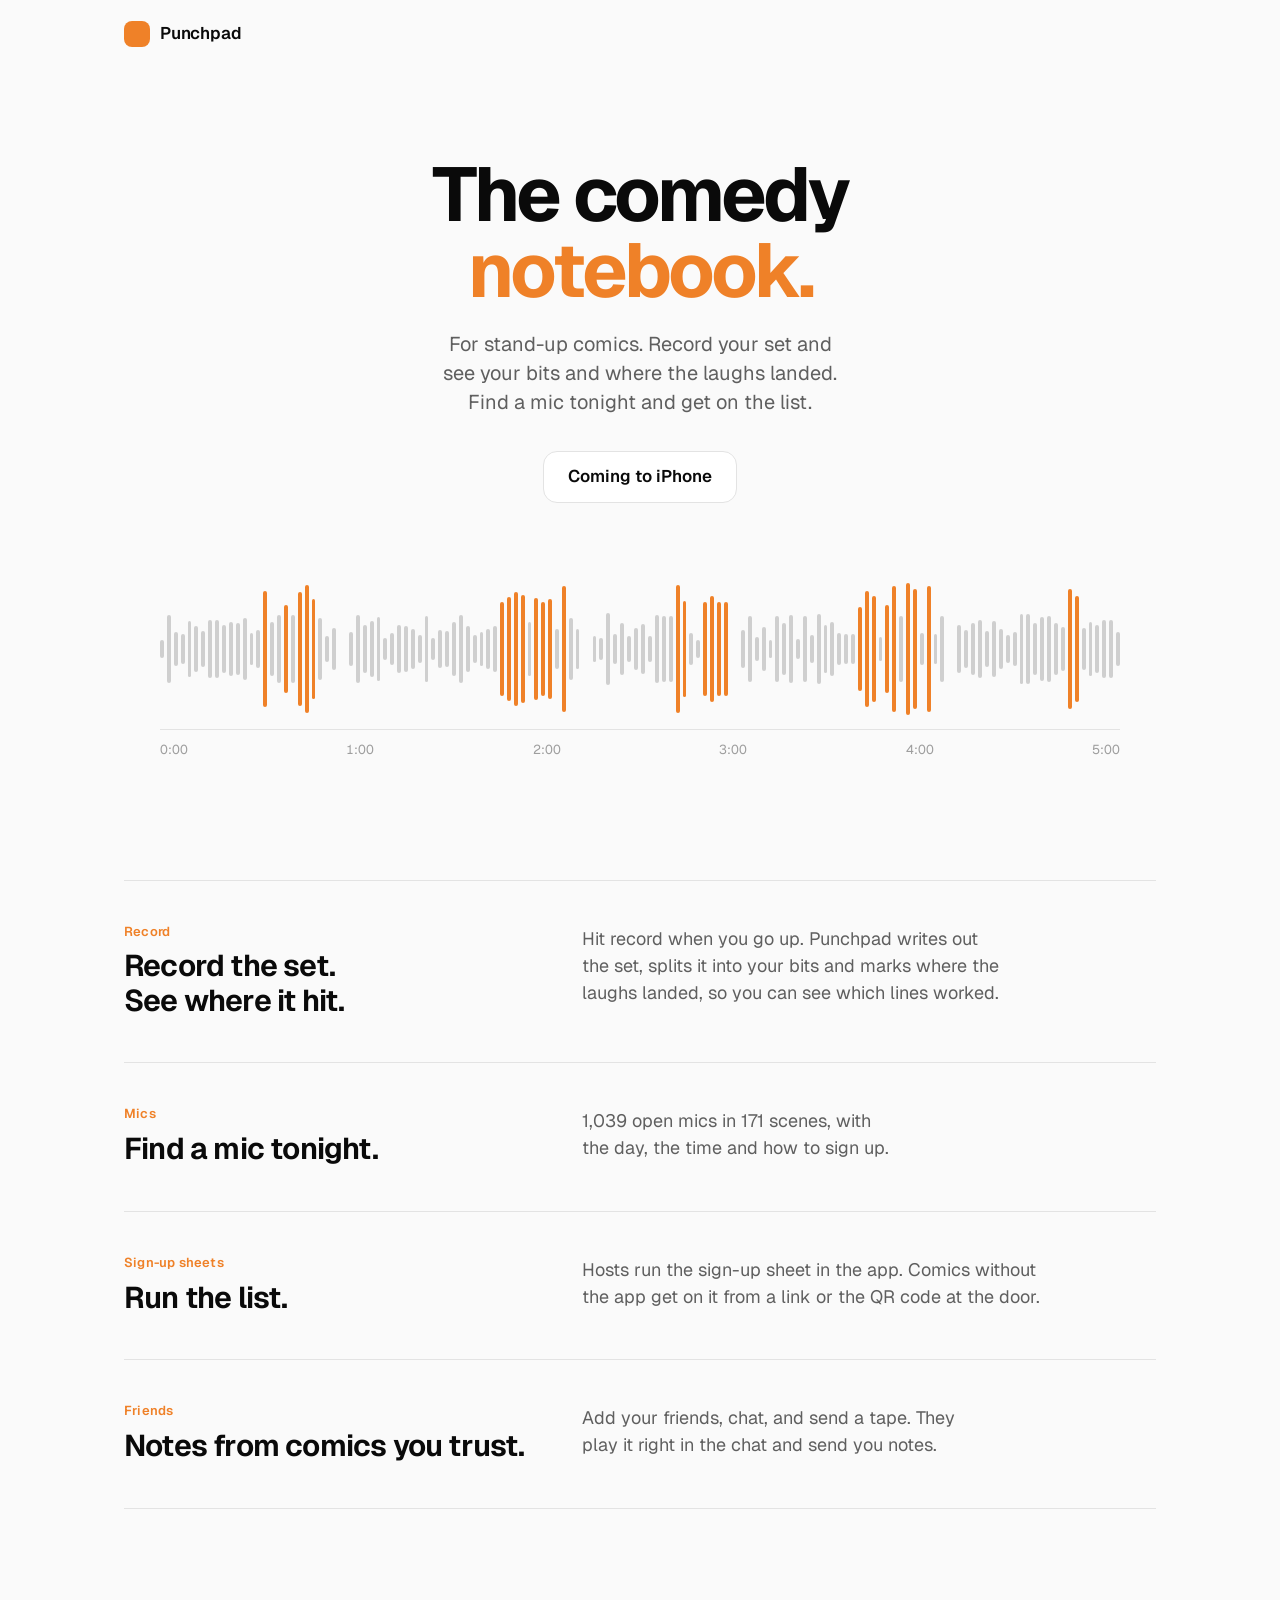
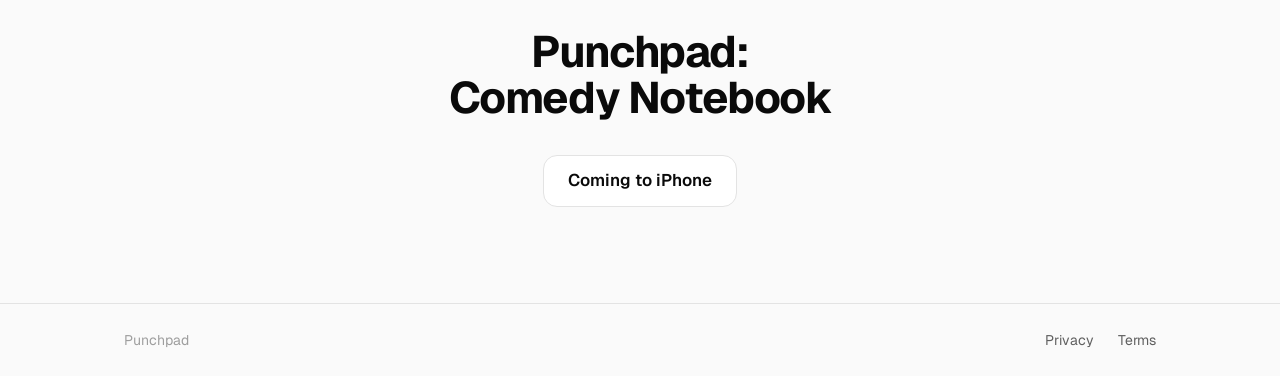
<file: index.html>
<!doctype html>
<html lang="en">
<head>
<meta charset="utf-8">
<meta name="viewport" content="width=device-width, initial-scale=1, viewport-fit=cover">
<title>Punchpad: Comedy Notebook</title>
<meta name="description" content="For stand-up comics. Record your set and see your bits and where the laughs landed. Find open mics and get on the list.">
<meta property="og:title" content="Punchpad: Comedy Notebook">
<meta property="og:description" content="Record your set and see where the laughs landed. Find a mic tonight.">
<meta property="og:url" content="https://punchpad.lol/">
<meta name="theme-color" content="#fafafa" media="(prefers-color-scheme: light)">
<meta name="theme-color" content="#0e0e0e" media="(prefers-color-scheme: dark)">
<!-- When the app is live, add the Smart App Banner: <meta name="apple-itunes-app" content="app-id=APP_ID"> -->
<link rel="preconnect" href="https://fonts.googleapis.com">
<link href="https://fonts.googleapis.com/css2?family=Geist:wght@400;500;600;700&display=swap" rel="stylesheet">
<link rel="stylesheet" href="site.css">
<style>
.hero{padding:88px 0 0;text-align:center}
.hero h1{font-size:76px;font-weight:700;letter-spacing:-3px;line-height:1;margin:0}
.hero h1 em{font-style:normal;color:var(--glove)}
.hero .sub{font-size:20px;color:var(--mfg);max-width:560px;margin:22px auto 0;line-height:1.45}
.cta{display:inline-flex;align-items:center;gap:10px;height:52px;padding:0 24px;margin-top:34px;border-radius:14px;font-weight:600;font-size:17px;text-decoration:none}
.cta.soon{border:1px solid var(--border);color:var(--fg);background:var(--card)}
.cta.live{background:var(--fg);color:var(--bg)}
.cta svg{width:18px;height:18px;flex:none}

.set{margin:80px auto 0;max-width:960px}
.set .wave{display:flex;align-items:center;gap:3px;height:132px}
.set .bit{display:flex;align-items:center;gap:3px;height:100%;min-width:0}
.set .bit + .bit{margin-left:10px}
.set i{display:block;flex:1 1 0;min-width:1px;border-radius:2px;background:var(--wave)}
.set i.l{background:var(--glove)}
.set .axis{display:flex;justify-content:space-between;color:var(--faint);font-size:13px;font-variant-numeric:tabular-nums;margin-top:14px;border-top:1px solid var(--border);padding-top:10px}

.features{margin-top:120px}
.row{display:grid;grid-template-columns:5fr 7fr;gap:48px;padding:44px 0;border-top:1px solid var(--border)}
.row:last-child{border-bottom:1px solid var(--border)}
.hero h1,.hero .sub,.row h2,.row p,.close h2{text-wrap:balance}
.row h2{font-size:30px;font-weight:650;letter-spacing:-.8px;line-height:1.15;margin:0}
.row p{margin:0;color:var(--mfg);font-size:18px;max-width:520px}
.row .k{display:block;font-size:13px;font-weight:600;color:var(--glove);letter-spacing:.2px;margin-bottom:10px}

.close{text-align:center;padding-top:120px}
.close h2{font-size:44px;font-weight:700;letter-spacing:-1.4px;line-height:1.05;margin:0}

@media (max-width:760px){
  .hero{padding-top:48px}
  .hero h1{font-size:48px;letter-spacing:-1.8px}
  .hero .sub{font-size:18px}
  .set{margin-top:56px}
  .set .wave{height:96px;gap:2px}
  .set .bit{gap:2px}
  .set .bit + .bit{margin-left:6px}

  .features{margin-top:72px}
  .row{grid-template-columns:1fr;gap:12px;padding:32px 0}
  .row h2{font-size:26px}
  .row p{font-size:17px}
  .close{padding-top:80px}
  .close h2{font-size:34px}
}
</style>
</head>
<body>
<header class="wrap top">
  <a class="brand" href="/"><span class="mark"></span>Punchpad</a>
</header>

<main class="wrap">
  <section class="hero">
    <h1>The comedy<br><em>notebook.</em></h1>
    <p class="sub">For stand-up comics. Record your set and see your bits and where the laughs landed. Find a mic tonight and get on the list.</p>
    <a class="cta soon" data-cta>Coming to iPhone</a>
  </section>

  <div class="set" aria-hidden="true">
    <div class="wave" id="wave"></div>
    <div class="axis"><span>0:00</span><span>1:00</span><span>2:00</span><span>3:00</span><span>4:00</span><span>5:00</span></div>
  </div>

  <section class="features">
    <div class="row">
      <h2><span class="k">Record</span>Record the set. See where it hit.</h2>
      <p>Hit record when you go up. Punchpad writes out the set, splits it into your bits and marks where the laughs landed, so you can see which lines worked.</p>
    </div>
    <div class="row">
      <h2><span class="k">Mics</span>Find a mic tonight.</h2>
      <p>1,039 open mics in 171 scenes, with the day, the time and how to sign up.</p>
    </div>
    <div class="row">
      <h2><span class="k">Sign-up sheets</span>Run the list.</h2>
      <p>Hosts run the sign-up sheet in the app. Comics without the app get on it from a link or the QR code at the door.</p>
    </div>
    <div class="row">
      <h2><span class="k">Friends</span>Notes from comics you trust.</h2>
      <p>Add your friends, chat, and send a tape. They play it right in the chat and send you notes.</p>
    </div>
  </section>

  <section class="close">
    <h2>Punchpad:<br>Comedy Notebook</h2>
    <a class="cta soon" data-cta>Coming to iPhone</a>
  </section>
</main>

<footer class="bottom">
  <div class="wrap">
    <span>Punchpad</span>
    <a href="/privacy/">Privacy</a>
    <a href="/terms/">Terms</a>
  </div>
</footer>

<script>
// The App Store link. Empty until Punchpad is live on the App Store; set it to the app's
// apps.apple.com URL and every call to action becomes a download link.
const APP_STORE_URL = '';

if (APP_STORE_URL) {
  for (const a of document.querySelectorAll('[data-cta]')) {
    a.href = APP_STORE_URL;
    a.className = 'cta live';
    a.innerHTML = '<svg viewBox="0 0 384 512" fill="currentColor" aria-hidden="true"><path d="M318.7 268.7c-.2-36.7 16.4-64.4 50-84.8-18.8-26.9-47.2-41.7-84.7-44.6-35.5-2.8-74.3 20.7-88.5 20.7-15 0-49.4-19.7-76.4-19.7C63.3 141.2 4 184.8 4 273.5q0 39.3 14.4 81.2c12.8 36.7 59 126.7 107.2 125.2 25.2-.6 43-17.9 75.8-17.9 31.8 0 48.3 17.9 76.4 17.9 48.6-.7 90.4-82.5 102.6-119.3-65.2-30.7-61.7-90-61.7-91.9zm-56.6-164.2c27.3-32.4 24.8-61.9 24-72.5-24.1 1.4-52 16.4-67.9 34.9-17.5 19.8-27.8 44.3-25.6 71.9 26.1 2 49.9-11.4 69.5-34.3z"/></svg>Download on the App Store';
  }
}

// The set drawn as a waveform: bits separated by gaps, the laughs in the accent.
// A drawing of what the app shows, not anyone's recording.
(function () {
  const wave = document.getElementById('wave');
  const narrow = matchMedia('(max-width:760px)').matches;
  const bits = narrow ? [14, 18, 11, 16] : [26, 34, 20, 30, 24];
  let seed = 7;
  const rnd = () => (seed = (seed * 16807) % 2147483647) / 2147483647;
  for (const len of bits) {
    const bit = document.createElement('div');
    bit.className = 'bit';
    bit.style.flex = String(len);
    for (let k = 0; k < len; k++) {
      const i = document.createElement('i');
      const laugh = k > len * 0.55 && rnd() > 0.55;
      const h = laugh ? 62 + rnd() * 38 : 14 + rnd() * 40;
      i.style.height = h + '%';
      if (laugh) i.className = 'l';
      bit.appendChild(i);
    }
    wave.appendChild(bit);
  }
})();
</script>
</body>
</html>
</file>
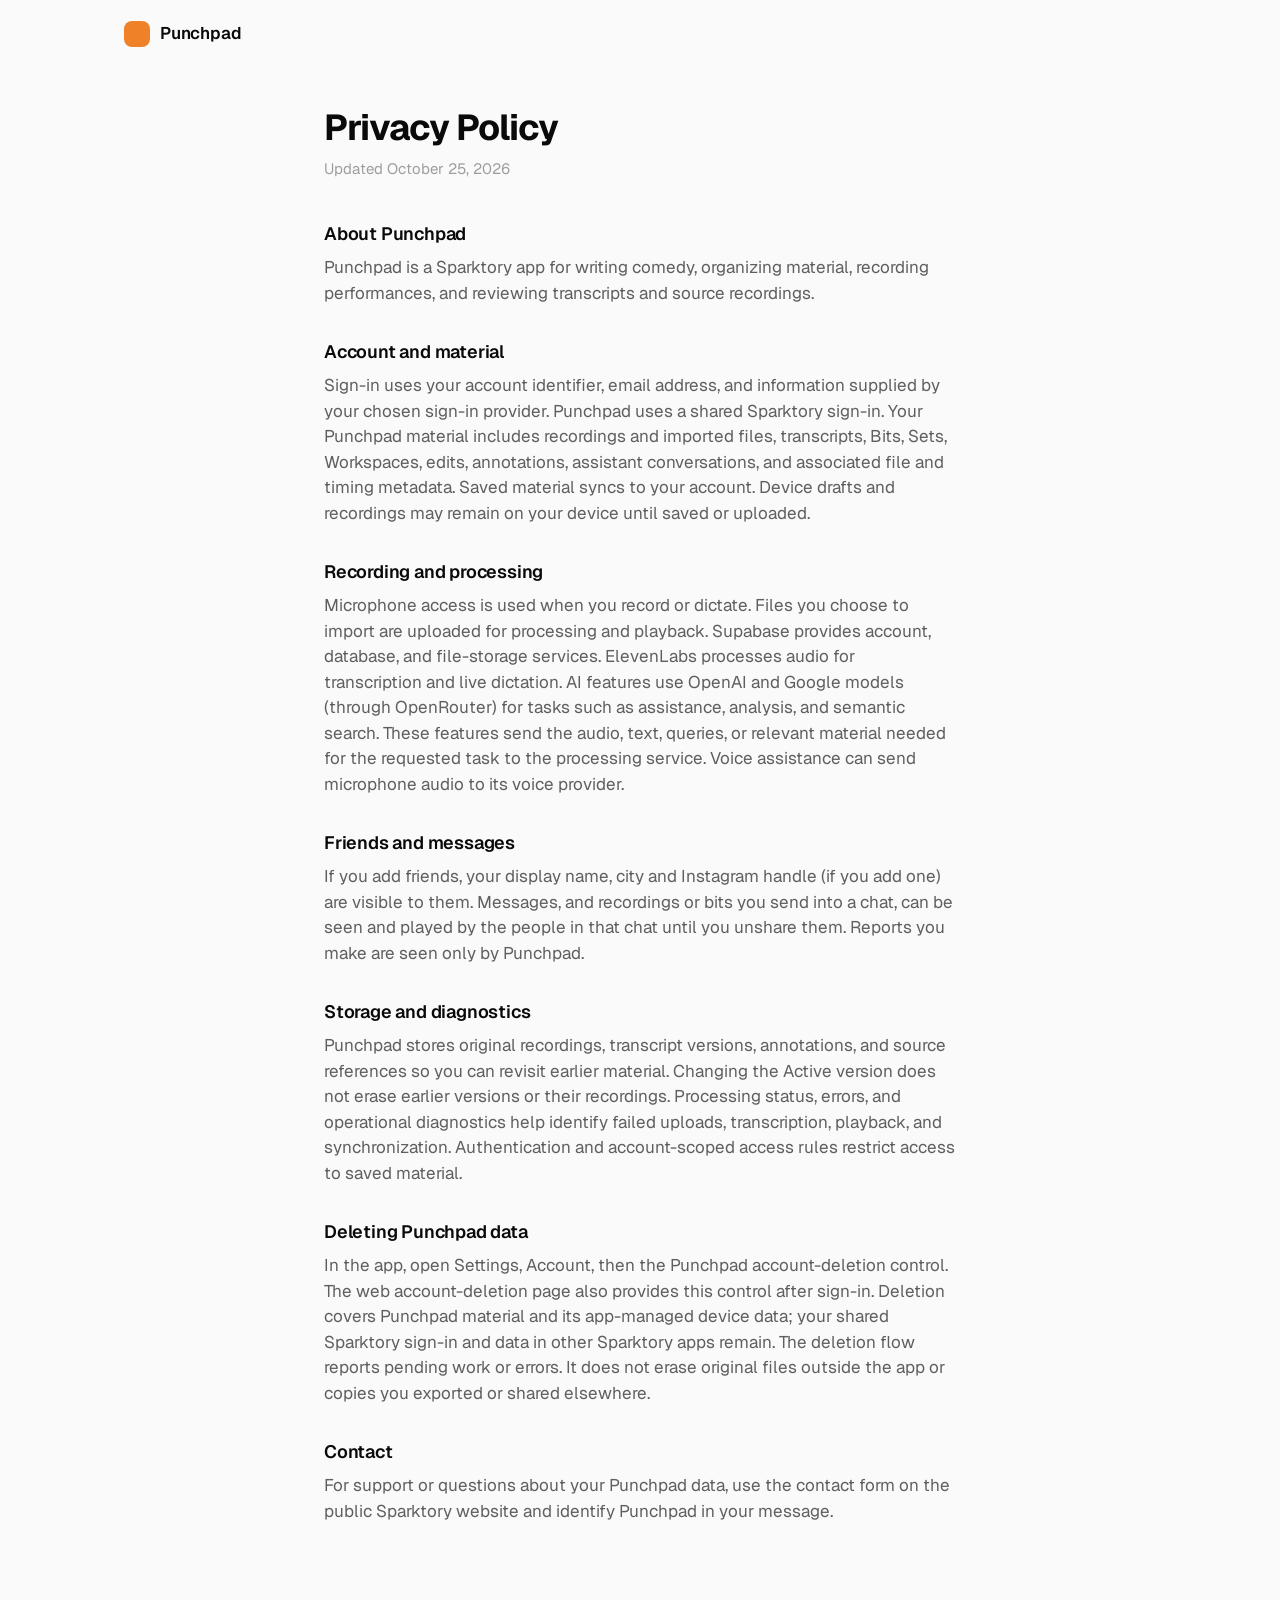
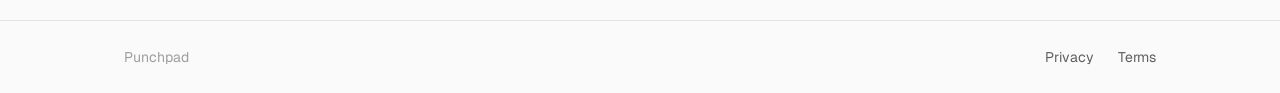
<file: privacy/index.html>
<!doctype html>
<html lang="en">
<head>
<meta charset="utf-8">
<meta name="viewport" content="width=device-width, initial-scale=1, viewport-fit=cover">
<title>Privacy Policy - Punchpad</title>
<!-- Text copied from sparktory apps/spark-set/packages/shared/src/product-privacy.ts. Change it there, then copy it here. -->
<link rel="preconnect" href="https://fonts.googleapis.com">
<link href="https://fonts.googleapis.com/css2?family=Geist:wght@400;500;600;700&display=swap" rel="stylesheet">
<link rel="stylesheet" href="/site.css">
</head>
<body>
<header class="wrap top">
  <a class="brand" href="/"><span class="mark"></span>Punchpad</a>
</header>
<main class="doc">
  <h1>Privacy Policy</h1>
  <p class="updated">Updated October 25, 2026</p>
  <h2>About Punchpad</h2>
  <p>Punchpad is a Sparktory app for writing comedy, organizing material, recording performances, and reviewing transcripts and source recordings.</p>
  <h2>Account and material</h2>
  <p>Sign-in uses your account identifier, email address, and information supplied by your chosen sign-in provider. Punchpad uses a shared Sparktory sign-in. Your Punchpad material includes recordings and imported files, transcripts, Bits, Sets, Workspaces, edits, annotations, assistant conversations, and associated file and timing metadata. Saved material syncs to your account. Device drafts and recordings may remain on your device until saved or uploaded.</p>
  <h2>Recording and processing</h2>
  <p>Microphone access is used when you record or dictate. Files you choose to import are uploaded for processing and playback. Supabase provides account, database, and file-storage services. ElevenLabs processes audio for transcription and live dictation. AI features use OpenAI and Google models (through OpenRouter) for tasks such as assistance, analysis, and semantic search. These features send the audio, text, queries, or relevant material needed for the requested task to the processing service. Voice assistance can send microphone audio to its voice provider.</p>
  <h2>Friends and messages</h2>
  <p>If you add friends, your display name, city and Instagram handle (if you add one) are visible to them. Messages, and recordings or bits you send into a chat, can be seen and played by the people in that chat until you unshare them. Reports you make are seen only by Punchpad.</p>
  <h2>Storage and diagnostics</h2>
  <p>Punchpad stores original recordings, transcript versions, annotations, and source references so you can revisit earlier material. Changing the Active version does not erase earlier versions or their recordings. Processing status, errors, and operational diagnostics help identify failed uploads, transcription, playback, and synchronization. Authentication and account-scoped access rules restrict access to saved material.</p>
  <h2>Deleting Punchpad data</h2>
  <p>In the app, open Settings, Account, then the Punchpad account-deletion control. The web account-deletion page also provides this control after sign-in. Deletion covers Punchpad material and its app-managed device data; your shared Sparktory sign-in and data in other Sparktory apps remain. The deletion flow reports pending work or errors. It does not erase original files outside the app or copies you exported or shared elsewhere.</p>
  <h2>Contact</h2>
  <p>For support or questions about your Punchpad data, use the contact form on the public Sparktory website and identify Punchpad in your message.</p>
</main>
<footer class="bottom">
  <div class="wrap">
    <span>Punchpad</span>
    <a href="/privacy/">Privacy</a>
    <a href="/terms/">Terms</a>
  </div>
</footer>
</body>
</html>
</file>
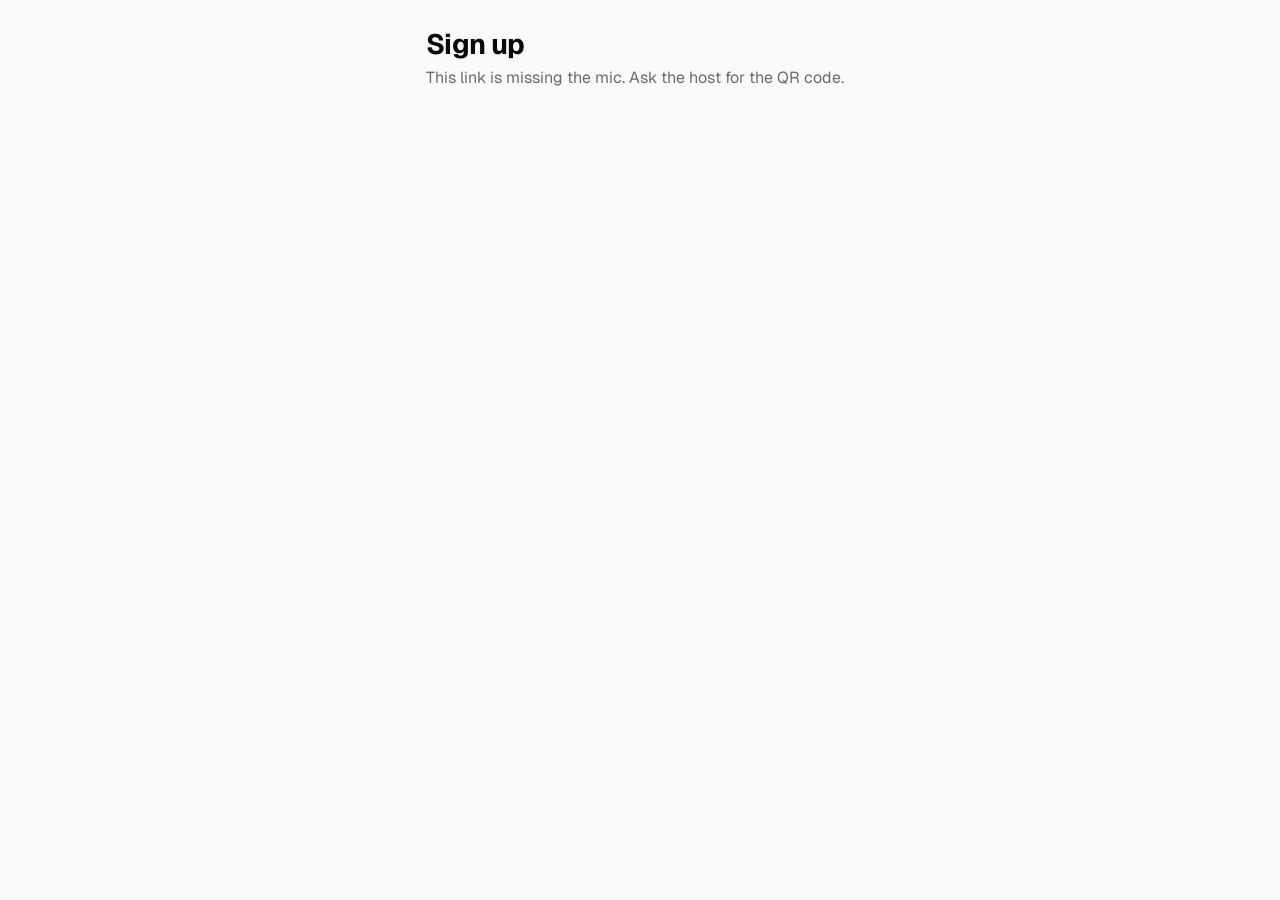
<file: s/index.html>
<!doctype html>
<html lang="en">
<head>
<meta charset="utf-8">
<meta name="viewport" content="width=device-width, initial-scale=1, viewport-fit=cover">
<title>Sign up</title>
<meta name="robots" content="noindex">
<link rel="preconnect" href="https://fonts.googleapis.com">
<link href="https://fonts.googleapis.com/css2?family=Geist:wght@400;500;600;700&display=swap" rel="stylesheet">
<!-- The open sheet (supabase/migrations/20261025070000_spark_set_open_sheet.sql): a mic's next sheet for comics without
     the app. ?m=<the mic's code>. Signs up by name; a random key kept in this browser lets them see and drop their spot.
     The public key below is the same one the app ships with; the database functions decide everything. -->
<style>
:root{--bg:#fafafa;--card:#fff;--fg:#0a0a0a;--mfg:#6b6b6b;--faint:#9e9e9e;--border:#e3e3e3;--muted:#f1f1f1;--glove:#ef8128;--red:#d1453b}
@media (prefers-color-scheme:dark){:root{--bg:#0e0e0e;--card:#171717;--fg:#f4f4f4;--mfg:#a3a3a3;--faint:#6e6e6e;--border:#2c2c2c;--muted:#262626;--red:#ef6b62}}
*{box-sizing:border-box}
body{margin:0;background:var(--bg);color:var(--fg);font:16px/1.45 Geist,system-ui,-apple-system,sans-serif;-webkit-font-smoothing:antialiased}
main{max-width:460px;margin:0 auto;padding:28px 16px calc(40px + env(safe-area-inset-bottom))}
h1{font-size:28px;font-weight:700;letter-spacing:-.6px;margin:0;line-height:1.15}
.sub{color:var(--mfg);margin:6px 0 0}
.card{background:var(--card);border:1px solid var(--border);border-radius:16px;padding:16px;margin-top:20px}
.label{font-size:13px;font-weight:600;color:var(--mfg);margin:0 0 8px}
input{width:100%;font:inherit;font-size:17px;color:var(--fg);background:var(--bg);border:1px solid var(--border);border-radius:12px;padding:13px 14px;outline:none}
input:focus{border-color:var(--fg)}
.slots{display:grid;grid-template-columns:repeat(auto-fill,minmax(52px,1fr));gap:8px;margin-top:4px}
.slot{height:48px;border-radius:12px;border:1px solid var(--border);background:var(--bg);color:var(--fg);font:500 16px Geist,system-ui,sans-serif;cursor:pointer}
.slot[disabled]{color:var(--faint);background:var(--muted);border-color:transparent;cursor:default;text-decoration:line-through}
.slot.on{background:var(--fg);color:var(--bg);border-color:var(--fg)}
.slot.held{text-decoration:none}
button.main{width:100%;height:52px;margin-top:16px;border:0;border-radius:14px;background:var(--glove);color:#fff;font:600 17px Geist,system-ui,sans-serif;cursor:pointer}
button.main[disabled]{opacity:.45;cursor:default}
button.quiet{background:none;border:0;color:var(--mfg);font:500 15px Geist,system-ui,sans-serif;padding:12px 0 0;cursor:pointer;text-decoration:underline}
.err{color:var(--red);font-size:14px;margin:10px 0 0}
.big{font-size:44px;font-weight:700;letter-spacing:-1px;line-height:1}
.note{color:var(--mfg);font-size:15px;margin:0}
.foot{color:var(--faint);font-size:13px;text-align:center;margin-top:28px}
.skeleton{height:18px;border-radius:6px;background:var(--muted);margin:10px 0;animation:b 1.4s ease-in-out infinite}
@keyframes b{50%{opacity:.5}}
</style>
</head>
<body>
<main id="app"><div class="skeleton" style="width:70%;height:28px"></div><div class="skeleton" style="width:45%"></div><div class="skeleton" style="height:180px;border-radius:16px;margin-top:20px"></div></main>
<script>
const URL_ = 'https://ihmayqzxqyednchbezya.supabase.co';
const KEY = 'eyJhbGciOiJIUzI1NiIsInR5cCI6IkpXVCJ9.eyJpc3MiOiJzdXBhYmFzZSIsInJlZiI6ImlobWF5cXp4cXllZG5jaGJlenlhIiwicm9sZSI6ImFub24iLCJpYXQiOjE3NjgxNzcyOTgsImV4cCI6MjA4Mzc1MzI5OH0._xhGhkqoy7AMm7M5dxSHXM_yeP8zVAJG-BaGMICtHFo';
const code = (new URLSearchParams(location.search).get('m') || location.hash.slice(1) || '').trim().toLowerCase();
const app = document.getElementById('app');

// this browser's key: kept so a comic sees and drops their own spot; a private window just gets a fresh one
let guest = null;
try { guest = localStorage.getItem('punchpad.guest'); } catch (e) {}
if (!guest) {
  const b = new Uint8Array(18); crypto.getRandomValues(b);
  guest = 'g_' + Array.from(b, x => x.toString(16).padStart(2, '0')).join('');
  try { localStorage.setItem('punchpad.guest', guest); } catch (e) {}
}
let savedName = '';
try { savedName = localStorage.getItem('punchpad.name') || ''; } catch (e) {}

let state = null, picked = null, busy = false, error = '';

async function rpc(fn, args) {
  let r;
  try {
    r = await fetch(`${URL_}/rest/v1/rpc/${fn}`, { method: 'POST', headers: { apikey: KEY, Authorization: `Bearer ${KEY}`, 'Content-Type': 'application/json' }, body: JSON.stringify(args) });
  } catch (e) { throw new Error('No connection. Try again when you have signal.'); }
  const body = await r.json().catch(() => null);
  if (!r.ok) {
    const m = (body && body.message) || '';
    // the database's own reasons are written for comics; anything else is said plainly
    throw new Error(/^[a-z][a-z ,':0-9-]{3,90}$/i.test(m) && !/function|relation|column|permission/i.test(m) ? m[0].toUpperCase() + m.slice(1) + '.' : 'Something went wrong. Try again.');
  }
  return body;
}

const esc = s => String(s ?? '').replace(/[&<>"']/g, c => ({ '&': '&amp;', '<': '&lt;', '>': '&gt;', '"': '&quot;', "'": '&#39;' }[c]));
function when(iso) {
  const d = new Date(iso); if (isNaN(d)) return '';
  const today = new Date(); const tomorrow = new Date(); tomorrow.setDate(today.getDate() + 1);
  const same = (a, b) => a.toDateString() === b.toDateString();
  const day = same(d, today) ? 'Tonight' : same(d, tomorrow) ? 'Tomorrow' : d.toLocaleDateString(undefined, { weekday: 'long', month: 'short', day: 'numeric' });
  return `${day}, ${d.toLocaleTimeString(undefined, { hour: 'numeric', minute: '2-digit' })}`;
}

async function load() {
  if (!code) { render(); return; }
  try { state = await rpc('spark_set_public_sheet', { p_code: code, p_key: guest }); error = ''; }
  catch (e) { if (!state) error = e.message; }
  render();
}

async function act(fn, args) {
  if (busy) return;
  busy = true; error = ''; render();
  try { state = await rpc(fn, args); picked = null; }
  catch (e) { error = e.message; load(); }
  busy = false; render();
}

function render() {
  if (!code) { app.innerHTML = `<h1>Sign up</h1><p class="sub">This link is missing the mic. Ask the host for the QR code.</p>`; return; }
  if (!state) { app.innerHTML = error ? `<h1>Sign up</h1><p class="err">${esc(error)}</p><button class="quiet" onclick="load()">Try again</button>` : app.innerHTML; return; }
  const m = state.mic, s = state.sheet, me = state.me;
  document.title = m.title || 'Sign up';
  let html = `<h1>${esc(m.title)}</h1><p class="sub">${esc([m.venue, s ? when(s.starts_at) : ''].filter(Boolean).join(' · '))}</p>`;
  if (!s) {
    html += `<div class="card"><p class="note">No sheet is up for this mic yet. Check back closer to the night.</p></div>`;
  } else if (me) {
    html += `<div class="card"><p class="label">You're on the list</p><div class="big">${me.position}</div><p class="note" style="margin-top:8px">${esc(me.name)}${s.set_minutes ? ` · ${s.set_minutes} min` : ''}</p>
      <button class="quiet" ${busy ? 'disabled' : ''} onclick="if(confirm('Give up your spot?'))act('spark_set_public_drop',{p_code:code,p_key:guest})">Drop my spot</button></div>`;
  } else if (s.signup_mode === 'bucket') {
    html += `<div class="card"><p class="note">Names are drawn from the bucket at the mic. Just show up.</p></div>`;
  } else if (s.signup_mode === 'lottery') {
    html += `<div class="card"><p class="note">This mic runs a draw in the Punchpad app.</p></div>`;
  } else if (!state.guests_allowed) {
    html += `<div class="card"><p class="note">This mic takes signups in the Punchpad app.</p></div>`;
  } else if (s.status !== 'open') {
    html += `<div class="card"><p class="note">The sheet is closed.</p></div>`;
  } else if (s.opens_at && new Date(s.opens_at) > new Date()) {
    html += `<div class="card"><p class="note">Signup opens ${esc(when(s.opens_at))}.</p></div>`;
  } else if (!s.open) {
    html += `<div class="card"><p class="note">The sheet is full.${s.walk_up ? ` There ${s.walk_up === 1 ? 'is 1 walk-up spot' : `are ${s.walk_up} walk-up spots`} at the door.` : ''}</p></div>`;
  } else {
    const pick = s.signup_mode === 'pick';
    html += `<div class="card">
      <p class="label">Your name</p>
      <input id="name" autocomplete="name" maxlength="40" placeholder="Name you go by on stage" value="${esc(savedName)}">
      ${pick ? `<p class="label" style="margin-top:16px">Pick a spot</p><div class="slots">${state.slots.map(x =>
        `<button class="slot ${picked === x.position ? 'on' : ''} ${x.kind !== 'online' ? 'held' : ''}" ${x.open && !busy ? '' : 'disabled'} onclick="picked=${x.position};render();keep()">${x.kind === 'walk_up' && !x.taken ? 'door' : x.position}</button>`).join('')}</div>`
        : `<p class="note" style="margin-top:12px">${s.open} ${s.open === 1 ? 'spot' : 'spots'} left, first come first served.</p>`}
      <button class="main" ${busy || (pick && !picked) ? 'disabled' : ''} onclick="signUp()">${busy ? 'Signing up...' : pick && picked ? `Take spot ${picked}` : pick ? 'Pick a spot' : 'Sign up'}</button>
      ${error ? `<p class="err">${esc(error)}</p>` : ''}
    </div>`;
    if (s.rules) html += `<div class="card"><p class="label">From the host</p><p class="note">${esc(s.rules)}</p></div>`;
  }
  if (me && error) html += `<p class="err">${esc(error)}</p>`;
  html += `<p class="foot">Record your set and see your laughs with Punchpad for iPhone.</p>`;
  const typed = document.getElementById('name')?.value;
  app.innerHTML = html;
  if (typed !== undefined && document.getElementById('name')) document.getElementById('name').value = typed;
}
function keep() { const v = document.getElementById('name')?.value; if (v !== undefined) savedName = v; }
function signUp() {
  const name = (document.getElementById('name')?.value || '').trim();
  if (!name) { error = 'Put your name in first.'; render(); return; }
  savedName = name; try { localStorage.setItem('punchpad.name', name); } catch (e) {}
  act('spark_set_public_signup', { p_code: code, p_name: name, p_key: guest, p_position: picked });
}
document.addEventListener('input', e => { if (e.target.id === 'name') savedName = e.target.value; });

load();
// the list moves while people sign up; quietly check again while the page is open
setInterval(() => { if (!busy && document.visibilityState === 'visible' && document.activeElement?.id !== 'name') load(); }, 20000);
</script>
</body>
</html>
</file>
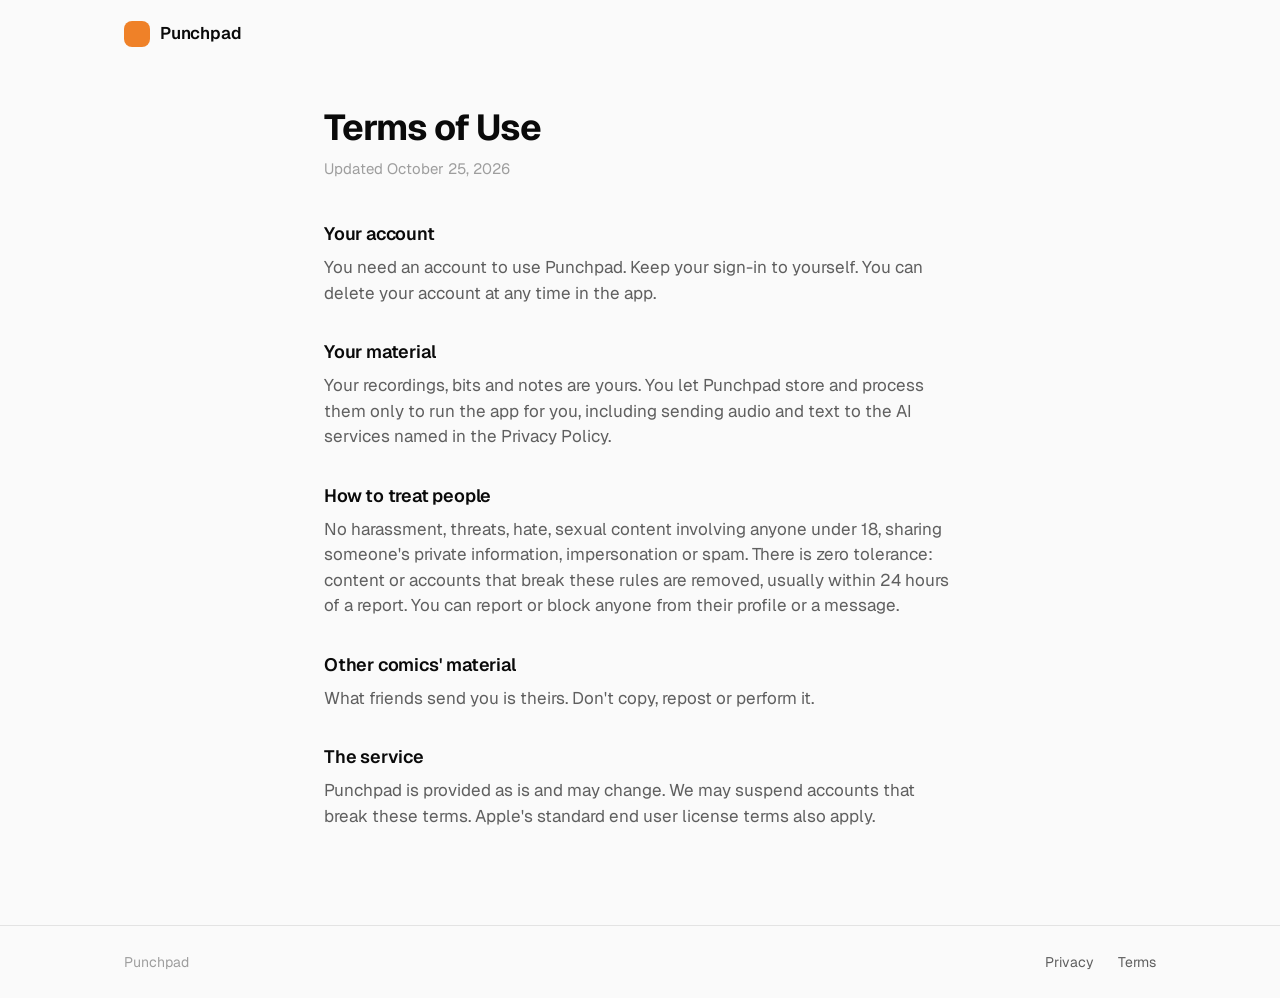
<file: terms/index.html>
<!doctype html>
<html lang="en">
<head>
<meta charset="utf-8">
<meta name="viewport" content="width=device-width, initial-scale=1, viewport-fit=cover">
<title>Terms of Use - Punchpad</title>
<!-- Text copied from sparktory apps/spark-set/packages/shared/src/product-privacy.ts. Change it there, then copy it here. -->
<link rel="preconnect" href="https://fonts.googleapis.com">
<link href="https://fonts.googleapis.com/css2?family=Geist:wght@400;500;600;700&display=swap" rel="stylesheet">
<link rel="stylesheet" href="/site.css">
</head>
<body>
<header class="wrap top">
  <a class="brand" href="/"><span class="mark"></span>Punchpad</a>
</header>
<main class="doc">
  <h1>Terms of Use</h1>
  <p class="updated">Updated October 25, 2026</p>
  <h2>Your account</h2>
  <p>You need an account to use Punchpad. Keep your sign-in to yourself. You can delete your account at any time in the app.</p>
  <h2>Your material</h2>
  <p>Your recordings, bits and notes are yours. You let Punchpad store and process them only to run the app for you, including sending audio and text to the AI services named in the Privacy Policy.</p>
  <h2>How to treat people</h2>
  <p>No harassment, threats, hate, sexual content involving anyone under 18, sharing someone's private information, impersonation or spam. There is zero tolerance: content or accounts that break these rules are removed, usually within 24 hours of a report. You can report or block anyone from their profile or a message.</p>
  <h2>Other comics' material</h2>
  <p>What friends send you is theirs. Don't copy, repost or perform it.</p>
  <h2>The service</h2>
  <p>Punchpad is provided as is and may change. We may suspend accounts that break these terms. Apple's standard end user license terms also apply.</p>
</main>
<footer class="bottom">
  <div class="wrap">
    <span>Punchpad</span>
    <a href="/privacy/">Privacy</a>
    <a href="/terms/">Terms</a>
  </div>
</footer>
</body>
</html>
</file>
<file: site.css>
:root{--bg:#fafafa;--card:#fff;--fg:#0a0a0a;--mfg:#5f5f5f;--faint:#9e9e9e;--border:#e3e3e3;--muted:#efefef;--wave:#cfcfcf;--glove:#ef8128;--on-glove:#160b02}
@media (prefers-color-scheme:dark){:root:not([data-theme="light"]){--bg:#0e0e0e;--card:#161616;--fg:#f4f4f4;--mfg:#a3a3a3;--faint:#6e6e6e;--border:#2a2a2a;--muted:#232323;--wave:#3d3d3d}}
:root[data-theme="dark"]{--bg:#0e0e0e;--card:#161616;--fg:#f4f4f4;--mfg:#a3a3a3;--faint:#6e6e6e;--border:#2a2a2a;--muted:#232323;--wave:#3d3d3d}
*{box-sizing:border-box}
html{-webkit-text-size-adjust:100%}
body{margin:0;background:var(--bg);color:var(--fg);font:17px/1.5 Geist,system-ui,-apple-system,sans-serif;-webkit-font-smoothing:antialiased}
a{color:inherit}
.wrap{max-width:1080px;margin:0 auto;padding:0 24px}
header.top{display:flex;align-items:center;justify-content:space-between;height:68px}
.brand{display:flex;align-items:center;gap:10px;font-weight:600;font-size:17px;letter-spacing:-.2px;text-decoration:none}
.mark{width:26px;height:26px;border-radius:8px;background:var(--glove);display:block}
footer.bottom{border-top:1px solid var(--border);margin-top:96px}
footer.bottom .wrap{display:flex;gap:24px;align-items:center;height:72px;color:var(--faint);font-size:14px}
footer.bottom .wrap span{margin-right:auto}
footer.bottom a{text-decoration:none;color:var(--mfg)}
footer.bottom a:hover{color:var(--fg)}
@media (max-width:600px){.wrap{padding:0 16px}footer.bottom{margin-top:64px}}

/* Legal pages */
.doc{max-width:680px;margin:0 auto;padding:40px 24px 0}
.doc h1{font-size:36px;font-weight:700;letter-spacing:-1px;line-height:1.1;margin:0}
.doc .updated{color:var(--faint);font-size:15px;margin:10px 0 40px}
.doc h2{font-size:18px;font-weight:600;letter-spacing:-.2px;margin:32px 0 8px}
.doc p{margin:0;color:var(--mfg)}
@media (max-width:600px){.doc{padding:24px 16px 0}.doc h1{font-size:30px}}
</file>
